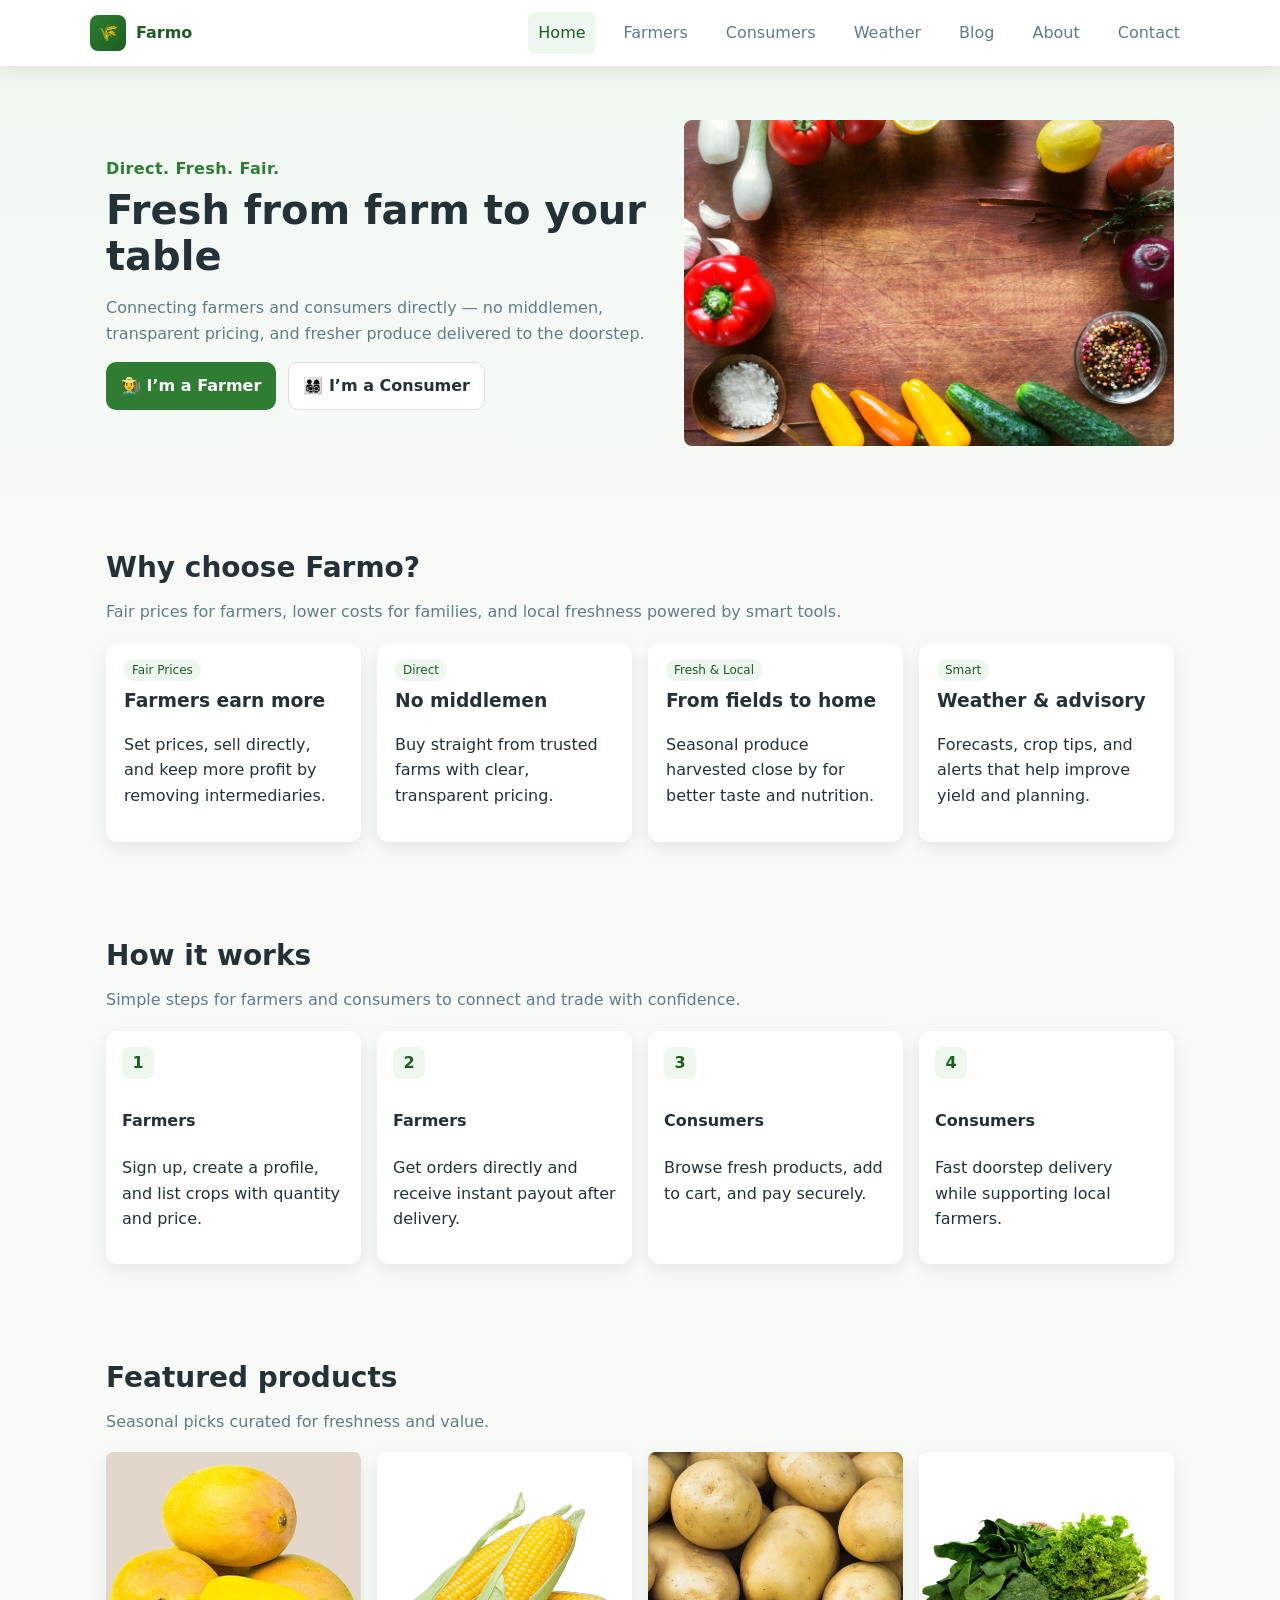
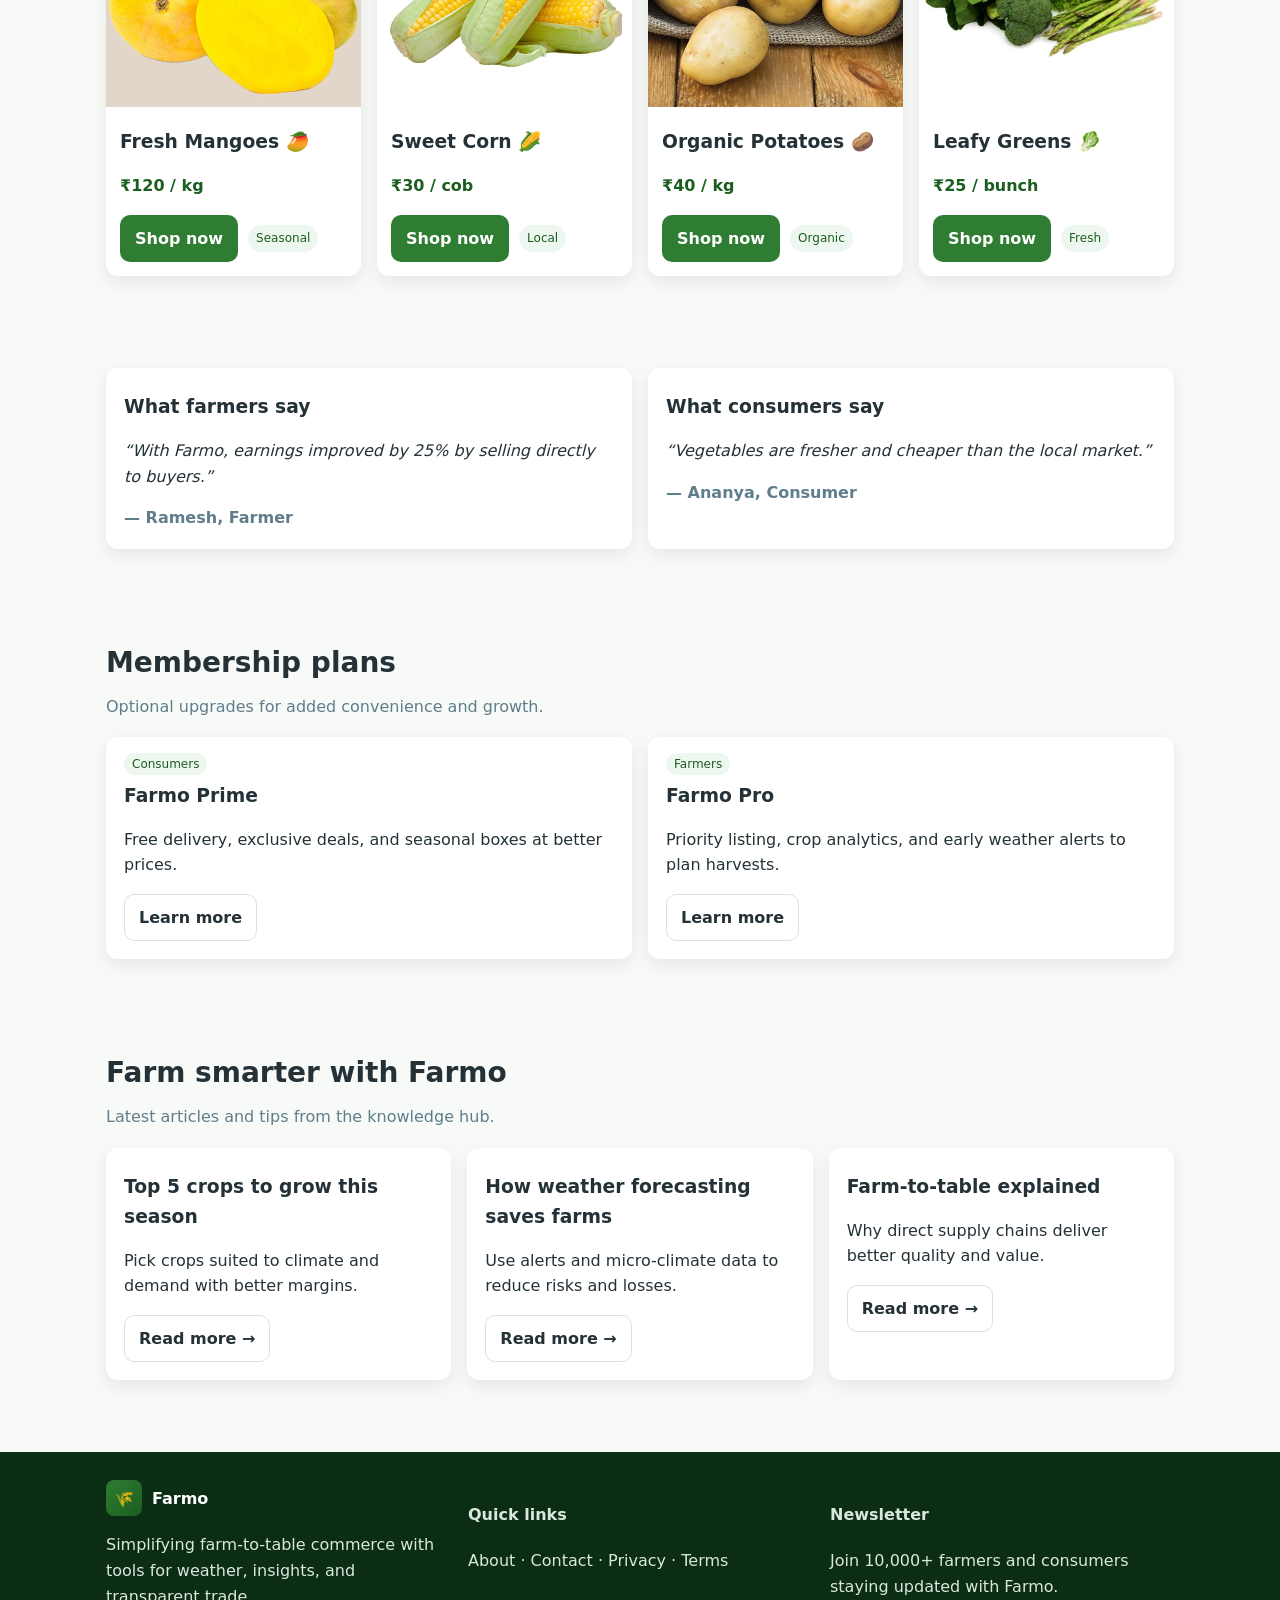
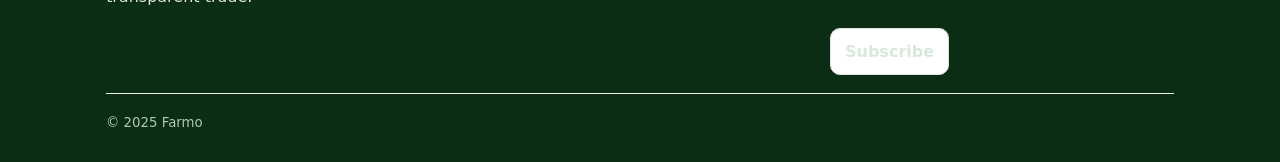
<file: index.html>
<html>
<head>
  <title>Farmo – Fresh from Farm to Table</title>
  <link rel="stylesheet" href="styles.css">
</head>
<body>
  <header class="navbar">
    <div class="container nav-inner">
      <a class="brand" href="index.html">
        <span class="brand-logo">🌾</span>
        <span class="brand-name">Farmo</span>
      </a>
      <nav class="nav-links">
        <a class="active" href="index.html">Home</a>
        <a href="farmers.html">Farmers</a>
        <a href="consumers.html">Consumers</a>
        <a href="weather.html">Weather</a>
        <a href="blog.html">Blog</a>
        <a href="about.html">About</a>
        <a href="contact.html">Contact</a>
      </nav>
    </div>
  </header>

  <main>
    <!-- Hero -->
    <section class="hero">
      <div class="container hero-wrap">
        <div class="hero-text">
          <div class="kicker">Direct. Fresh. Fair.</div>
          <h1>Fresh from farm to your table</h1>
          <p class="hero-sub">Connecting farmers and consumers directly — no middlemen, transparent pricing, and fresher produce delivered to the doorstep.</p>
          <div class="hero-cta">
            <a class="btn btn-primary" href="farmers.html">🧑‍🌾 I’m a Farmer</a>
            <a class="btn btn-outline" href="consumers.html">👨‍👩‍👧‍👦 I’m a Consumer</a>
          </div>
        </div>
        <div class="hero-media">
          <img src="assets/hero-produce.jpg" alt="Fresh farm produce">
        </div>
      </div>
    </section>

    <!-- Why Farmo -->
    <section class="section">
      <div class="container">
        <h2>Why choose Farmo?</h2>
        <p class="lead">Fair prices for farmers, lower costs for families, and local freshness powered by smart tools.</p>
        <div class="card-grid">
          <div class="card">
            <span class="badge">Fair Prices</span>
            <h3 class="card-title">Farmers earn more</h3>
            <p>Set prices, sell directly, and keep more profit by removing intermediaries.</p>
          </div>
          <div class="card">
            <span class="badge">Direct</span>
            <h3 class="card-title">No middlemen</h3>
            <p>Buy straight from trusted farms with clear, transparent pricing.</p>
          </div>
          <div class="card">
            <span class="badge">Fresh & Local</span>
            <h3 class="card-title">From fields to home</h3>
            <p>Seasonal produce harvested close by for better taste and nutrition.</p>
          </div>
          <div class="card">
            <span class="badge">Smart</span>
            <h3 class="card-title">Weather & advisory</h3>
            <p>Forecasts, crop tips, and alerts that help improve yield and planning.</p>
          </div>
        </div>
      </div>
    </section>


    <!-- How it works -->
    <section class="section">
      <div class="container">
        <h2>How it works</h2>
        <p class="lead">Simple steps for farmers and consumers to connect and trade with confidence.</p>
        <div class="steps">
          <div class="step">
            <div class="step-num">1</div>
            <h4>Farmers</h4>
            <p>Sign up, create a profile, and list crops with quantity and price.</p>
          </div>
          <div class="step">
            <div class="step-num">2</div>
            <h4>Farmers</h4>
            <p>Get orders directly and receive instant payout after delivery.</p>
          </div>
          <div class="step">
            <div class="step-num">3</div>
            <h4>Consumers</h4>
            <p>Browse fresh products, add to cart, and pay securely.</p>
          </div>
          <div class="step">
            <div class="step-num">4</div>
            <h4>Consumers</h4>
            <p>Fast doorstep delivery while supporting local farmers.</p>
          </div>
        </div>
      </div>
    </section>

    <!-- Featured products -->
    <section class="section">
      <div class="container">
        <h2>Featured products</h2>
        <p class="lead">Seasonal picks curated for freshness and value.</p>
        <div class="card-grid">
          <div class="card product">
            <img src="assets/mango.jpg" alt="Fresh Mangoes">
            <div class="pad">
              <h3 class="card-title">Fresh Mangoes 🥭</h3>
              <p class="price">₹120 / kg</p>
              <div class="card-foot">
                <a class="btn btn-primary" href="consumers.html">Shop now</a>
                <span class="badge">Seasonal</span>
              </div>
            </div>
          </div>
          <div class="card product">
            <img src="assets/corn.jpg" alt="Sweet Corn">
            <div class="pad">
              <h3 class="card-title">Sweet Corn 🌽</h3>
              <p class="price">₹30 / cob</p>
              <div class="card-foot">
                <a class="btn btn-primary" href="consumers.html">Shop now</a>
                <span class="badge">Local</span>
              </div>
            </div>
          </div>
          <div class="card product">
            <img src="assets/potato.jpg" alt="Organic Potatoes">
            <div class="pad">
              <h3 class="card-title">Organic Potatoes 🥔</h3>
              <p class="price">₹40 / kg</p>
              <div class="card-foot">
                <a class="btn btn-primary" href="consumers.html">Shop now</a>
                <span class="badge">Organic</span>
              </div>
            </div>
          </div>
          <div class="card product">
            <img src="assets/greens.jpg" alt="Leafy Greens">
            <div class="pad">
              <h3 class="card-title">Leafy Greens 🥬</h3>
              <p class="price">₹25 / bunch</p>
              <div class="card-foot">
                <a class="btn btn-primary" href="consumers.html">Shop now</a>
                <span class="badge">Fresh</span>
              </div>
            </div>
          </div>
        </div>
      </div>
    </section>

    <!-- Testimonials -->
    <section class="section">
      <div class="container grid-2">
        <div class="card">
          <h3 class="card-title">What farmers say</h3>
          <p class="quote">“With Farmo, earnings improved by 25% by selling directly to buyers.”</p>
          <div class="person">— Ramesh, Farmer</div>
        </div>
        <div class="card">
          <h3 class="card-title">What consumers say</h3>
          <p class="quote">“Vegetables are fresher and cheaper than the local market.”</p>
          <div class="person">— Ananya, Consumer</div>
        </div>
      </div>
    </section>

    <!-- Monetization -->
    <section class="section">
      <div class="container">
        <h2>Membership plans</h2>
        <p class="lead">Optional upgrades for added convenience and growth.</p>
        <div class="card-grid">
          <div class="card">
            <span class="badge">Consumers</span>
            <h3 class="card-title">Farmo Prime</h3>
            <p>Free delivery, exclusive deals, and seasonal boxes at better prices.</p>
            <div class="card-foot">
              <a class="btn btn-outline" href="about.html">Learn more</a>
            </div>
          </div>
          <div class="card">
            <span class="badge">Farmers</span>
            <h3 class="card-title">Farmo Pro</h3>
            <p>Priority listing, crop analytics, and early weather alerts to plan harvests.</p>
            <div class="card-foot">
              <a class="btn btn-outline" href="about.html">Learn more</a>
            </div>
          </div>
        </div>
      </div>
    </section>

    <!-- Blog teaser -->
    <section class="section">
      <div class="container">
        <h2>Farm smarter with Farmo</h2>
        <p class="lead">Latest articles and tips from the knowledge hub.</p>
        <div class="card-grid">
          <div class="card">
            <h3 class="card-title">Top 5 crops to grow this season</h3>
            <p>Pick crops suited to climate and demand with better margins.</p>
            <div class="card-foot"><a class="btn btn-outline" href="blog.html">Read more →</a></div>
          </div>
          <div class="card">
            <h3 class="card-title">How weather forecasting saves farms</h3>
            <p>Use alerts and micro-climate data to reduce risks and losses.</p>
            <div class="card-foot"><a class="btn btn-outline" href="blog.html">Read more →</a></div>
          </div>
          <div class="card">
            <h3 class="card-title">Farm‑to‑table explained</h3>
            <p>Why direct supply chains deliver better quality and value.</p>
            <div class="card-foot"><a class="btn btn-outline" href="blog.html">Read more →</a></div>
          </div>
        </div>
      </div>
    </section>
  </main>

  <footer class="footer">
    <div class="container footer-grid">
      <div class="footer-col">
        <div class="brand"><span class="brand-logo">🌾</span><span class="brand-name" style="color:#fff">Farmo</span></div>
        <p>Simplifying farm-to-table commerce with tools for weather, insights, and transparent trade.</p>
      </div>
      <div class="footer-col">
        <h4>Quick links</h4>
        <p><a href="about.html">About</a> · <a href="contact.html">Contact</a> · <a href="#">Privacy</a> · <a href="#">Terms</a></p>
      </div>
      <div class="footer-col">
        <h4>Newsletter</h4>
        <p>Join 10,000+ farmers and consumers staying updated with Farmo.</p>
        <div class="spacer"></div>
        <a class="btn btn-outline" href="contact.html">Subscribe</a>
      </div>
    </div>
    <div class="container"><hr class="sep"><small>© 2025 Farmo</small></div>
  </footer>
</body>
</html>
</file>
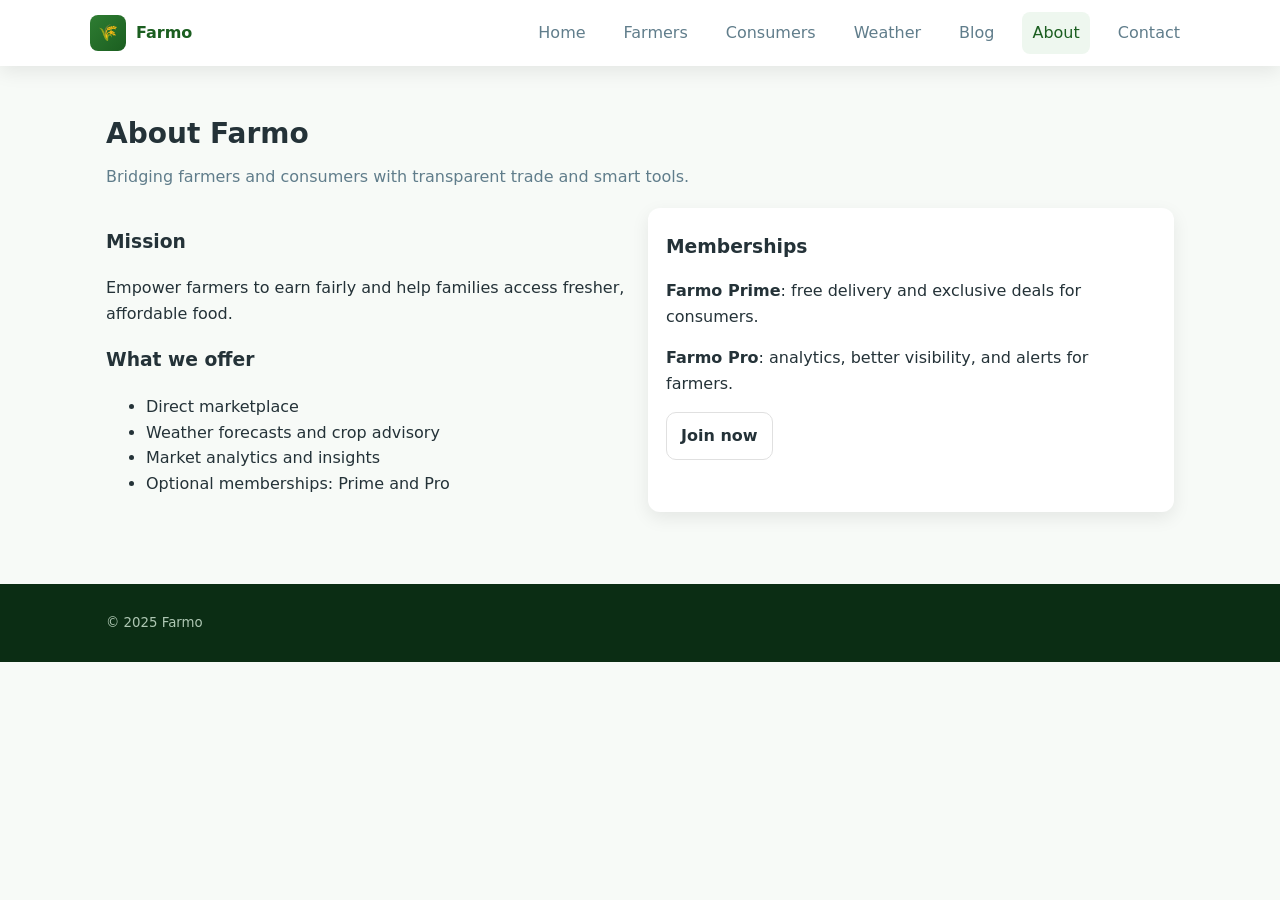
<file: about.html>
<html>
<head>
  <title>Farmo – About</title>
  <link rel="stylesheet" href="styles.css">
</head>
<body>
  <header class="navbar">
    <div class="container nav-inner">
      <a class="brand" href="index.html"><span class="brand-logo">🌾</span><span class="brand-name">Farmo</span </a>
      <nav class="nav-links">
        <a href="index.html">Home</a>
        <a href="farmers.html">Farmers</a>
        <a href="consumers.html">Consumers</a>
        <a href="weather.html">Weather</a>
        <a href="blog.html">Blog</a>
        <a class="active" href="about.html">About</a>
        <a href="contact.html">Contact</a>
      </nav>
    </div>
  </header>

  <main class="section">
    <div class="container">
      <h2>About Farmo</h2>
      <p class="lead">Bridging farmers and consumers with transparent trade and smart tools.</p>

      <div class="grid-2">
        <div>
          <h3>Mission</h3>
          <p>Empower farmers to earn fairly and help families access fresher, affordable food.</p>
          <h3>What we offer</h3>
          <ul>
            <li>Direct marketplace</li>
            <li>Weather forecasts and crop advisory</li>
            <li>Market analytics and insights</li>
            <li>Optional memberships: Prime and Pro</li>
          </ul>
        </div>
        <div class="card">
          <h3 class="card-title">Memberships</h3>
          <p><strong>Farmo Prime</strong>: free delivery and exclusive deals for consumers.</p>
          <p><strong>Farmo Pro</strong>: analytics, better visibility, and alerts for farmers.</p>
          <div class="card-foot">
            <a class="btn btn-outline" href="contact.html">Join now</a>
          </div>
        </div>
      </div>

    </div>
  </main>

  <footer class="footer"><div class="container"><small>© 2025 Farmo</small></div></footer>
</body>
</html>
</file>
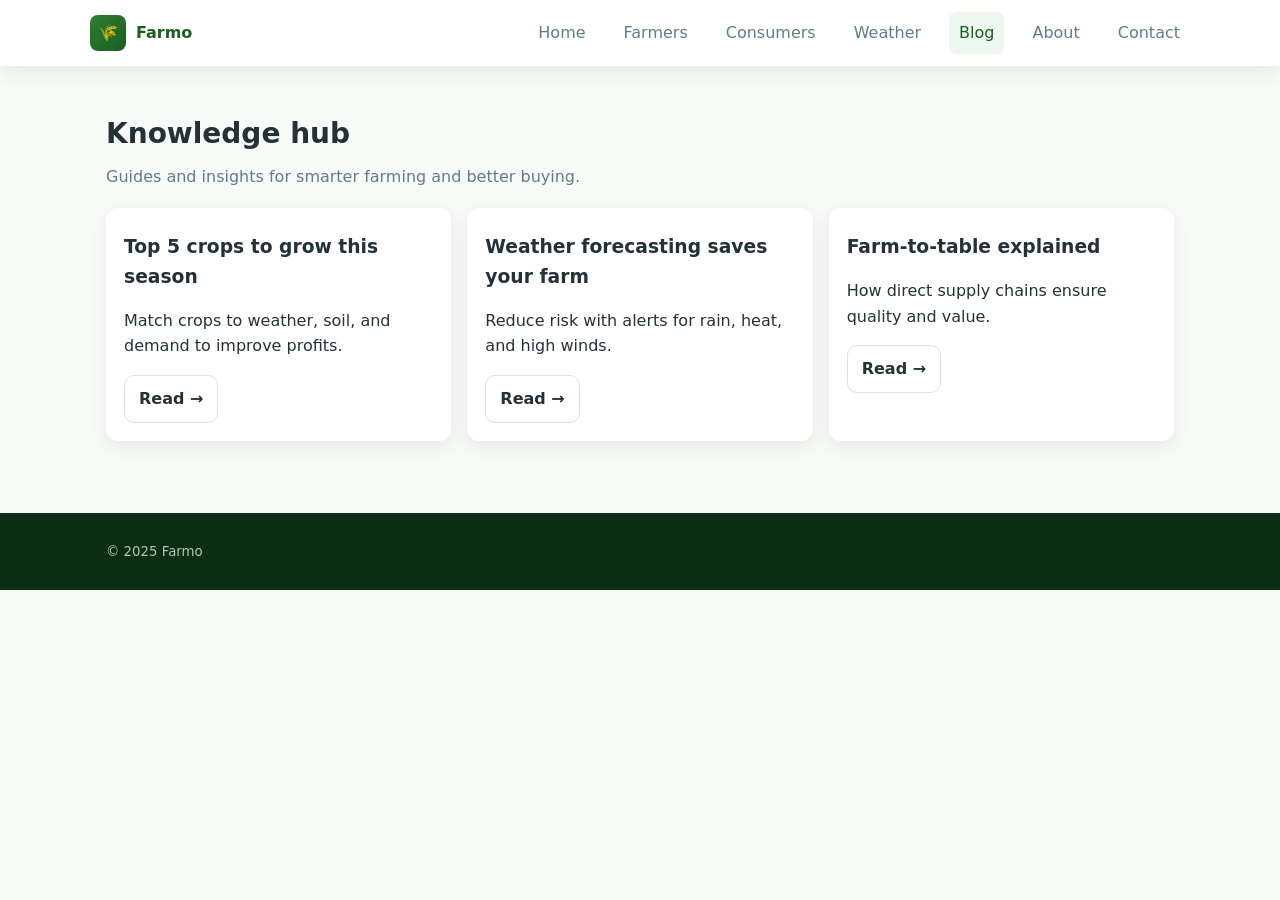
<file: blog.html>
<html>
<head>
   <title>Farmo – Blog</title>
  <link rel="stylesheet" href="styles.css">
</head>
<body>
  <header class="navbar">
    <div class="container nav-inner">
      <a class="brand" href="index.html"><span class="brand-logo">🌾</span><span class="brand-name">Farmo</span></a>
      <nav class="nav-links">
        <a href="index.html">Home</a>
        <a href="farmers.html">Farmers</a>
        <a href="consumers.html">Consumers</a>
        <a href="weather.html">Weather</a>
        <a class="active" href="blog.html">Blog</a>
        <a href="about.html">About</a>
        <a href="contact.html">Contact</a>
      </nav>
    </div>
  </header>

  <main class="section">
    <div class="container">
      <h2>Knowledge hub</h2>
      <p class="lead">Guides and insights for smarter farming and better buying.</p>

      <div class="card-grid">
        <div class="card"><h3 class="card-title">Top 5 crops to grow this season</h3><p>Match crops to weather, soil, and demand to improve profits.</p><div class="card-foot"><a class="btn btn-outline" href="https://www.mahindratractor.com/blog/top-crops-monsoon-season-india" target="_blank">Read →</a></div></div>
        <div class="card"><h3 class="card-title">Weather forecasting saves your farm</h3><p>Reduce risk with alerts for rain, heat, and high winds.</p><div class="card-foot"><a class="btn btn-outline" href="https://www.accuweather.com/" target="_blank">Read →</a></div></div>
        <div class="card"><h3 class="card-title">Farm‑to‑table explained</h3><p>How direct supply chains ensure quality and value.</p><div class="card-foot"><a class="btn btn-outline" href="https://commoditieshub.ch/en/2024/10/01/understanding-supply-chains-in-agriculture-from-farm-to-table/" target="_blank">Read →</a></div></div>
      </div>
    </div>
  </main>

  <footer class="footer"><div class="container"><small>© 2025 Farmo</small></div></footer>
</body>
</html>
</file>
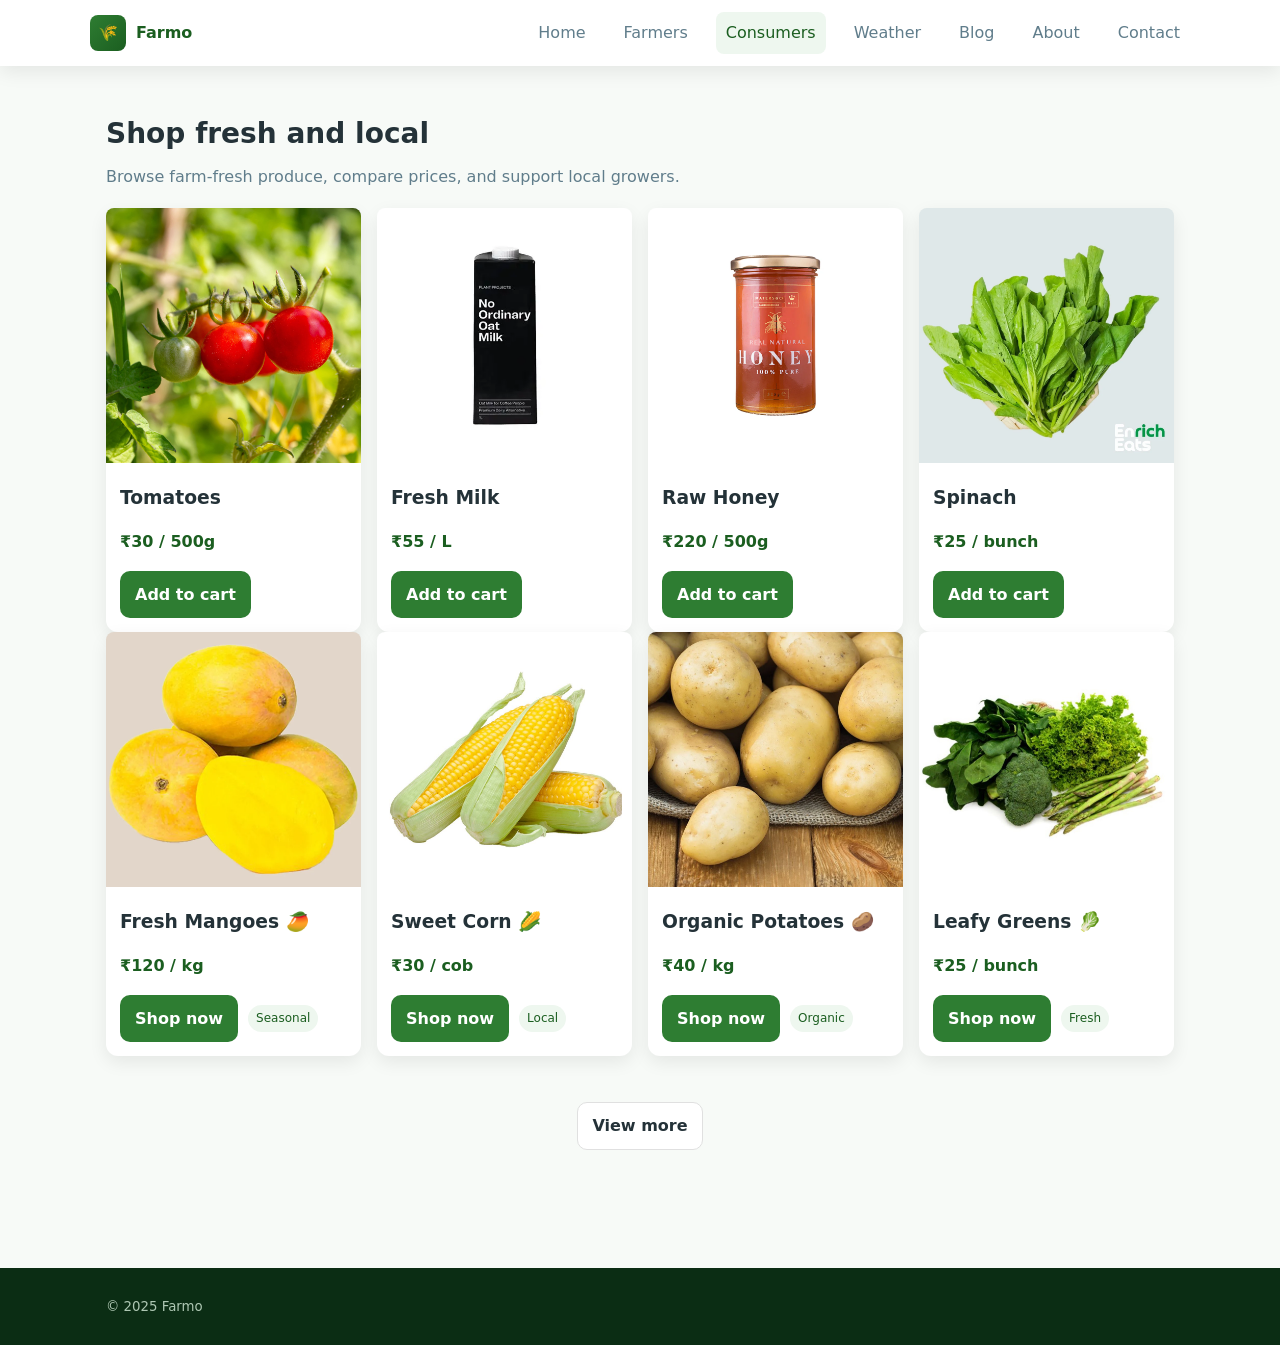
<file: consumers.html>
<html>
<head>
  <title>Farmo – For Consumers</title>
  <link rel="stylesheet" href="styles.css">
</head>
<body>
  <header class="navbar">
    <div class="container nav-inner">
      <a class="brand" href="index.html"><span class="brand-logo">🌾</span><span class="brand-name">Farmo</span></a>
      <nav class="nav-links">
        <a href="index.html">Home</a>
        <a href="farmers.html">Farmers</a>
        <a class="active" href="consumers.html">Consumers</a>
        <a href="weather.html">Weather</a>
        <a href="blog.html">Blog</a>
        <a href="about.html">About</a>
        <a href="contact.html">Contact</a>
      </nav>
    </div>
  </header>

  <main class="section">
    <div class="container">
      <h2>Shop fresh and local</h2>
      <p class="lead">Browse farm-fresh produce, compare prices, and support local growers.</p>

      <div class="card-grid">
        <div class="card product">
          <img src="assets/tomato.jpg" alt="Tomatoes">
          <div class="pad"><h3 class="card-title">Tomatoes</h3><p class="price">₹30 / 500g</p><div class="card-foot"><a class="btn btn-primary" href="#">Add to cart</a></div></div>
        </div>
        <div class="card product">
          <img src="assets/milk.jpg" alt="Milk">
          <div class="pad"><h3 class="card-title">Fresh Milk</h3><p class="price">₹55 / L</p><div class="card-foot"><a class="btn btn-primary" href="#">Add to cart</a></div></div>
        </div>
        <div class="card product">
          <img src="assets/honey.jpg" alt="Honey">
          <div class="pad"><h3 class="card-title">Raw Honey</h3><p class="price">₹220 / 500g</p><div class="card-foot"><a class="btn btn-primary" href="#">Add to cart</a></div></div>
        </div>
        <div class="card product">
          <img src="assets/spinach.jpg" alt="Spinach">
          <div class="pad"><h3 class="card-title">Spinach</h3><p class="price">₹25 / bunch</p><div class="card-foot"><a class="btn btn-primary" href="#">Add to cart</a></div></div>
        </div>
      </div>
	  <div class="card-grid">
          <div class="card product">
            <img src="assets/mango.jpg" alt="Fresh Mangoes">
            <div class="pad">
              <h3 class="card-title">Fresh Mangoes 🥭</h3>
              <p class="price">₹120 / kg</p>
              <div class="card-foot">
                <a class="btn btn-primary" href="consumers.html">Shop now</a>
                <span class="badge">Seasonal</span>
              </div>
            </div>
          </div>
          <div class="card product">
            <img src="assets/corn.jpg" alt="Sweet Corn">
            <div class="pad">
              <h3 class="card-title">Sweet Corn 🌽</h3>
              <p class="price">₹30 / cob</p>
              <div class="card-foot">
                <a class="btn btn-primary" href="consumers.html">Shop now</a>
                <span class="badge">Local</span>
              </div>
            </div>
          </div>
          <div class="card product">
            <img src="assets/potato.jpg" alt="Organic Potatoes">
            <div class="pad">
              <h3 class="card-title">Organic Potatoes 🥔</h3>
              <p class="price">₹40 / kg</p>
              <div class="card-foot">
                <a class="btn btn-primary" href="consumers.html">Shop now</a>
                <span class="badge">Organic</span>
              </div>
            </div>
          </div>
          <div class="card product">
            <img src="assets/greens.jpg" alt="Leafy Greens">
            <div class="pad">
              <h3 class="card-title">Leafy Greens 🥬</h3>
              <p class="price">₹25 / bunch</p>
              <div class="card-foot">
                <a class="btn btn-primary" href="consumers.html">Shop now</a>
                <span class="badge">Fresh</span>
              </div>
            </div>
          </div>
        </div>

      <div class="section center">
        <a class="btn btn-outline" href="#">View more</a>
      </div>
    </div>
  </main>

  <footer class="footer"><div class="container"><small>© 2025 Farmo</small></div></footer>
</body>
</html>
</file>
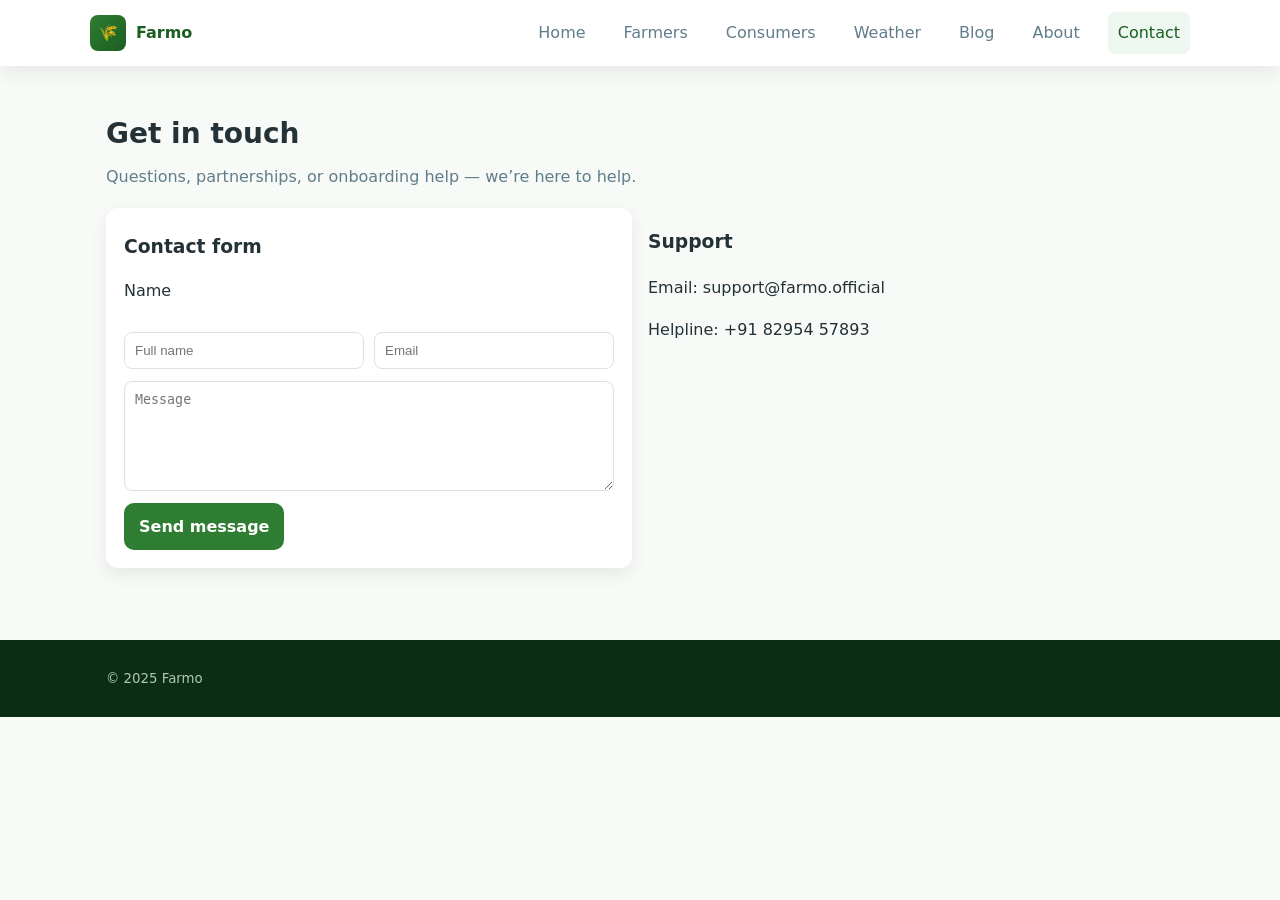
<file: contact.html>
<html>
<head>
  <title>Farmo – Contact</title>
  <link rel="stylesheet" href="styles.css">
</head>
<body>
  <header class="navbar">
    <div class="container nav-inner">
      <a class="brand" href="index.html"><span class="brand-logo">🌾</span><span class="brand-name">Farmo</span></a>
      <nav class="nav-links">
        <a href="index.html">Home</a>
        <a href="farmers.html">Farmers</a>
        <a href="consumers.html">Consumers</a>
        <a href="weather.html">Weather</a>
        <a href="blog.html">Blog</a>
        <a href="about.html">About</a>
        <a class="active" href="contact.html">Contact</a>
      </nav>
    </div>
  </header>

  <main class="section">
    <div class="container">
      <h2>Get in touch</h2>
      <p class="lead">Questions, partnerships, or onboarding help — we’re here to help.</p>

      <div class="grid-2">
        <div class="card">
          <h3 class="card-title">Contact form</h3>
          <p>Name</p>
          <div class="spacer"></div>
          <div style="display:flex;gap:10px;flex-wrap:wrap">
            <input style="flex:1 1 200px;padding:10px;border:1px solid #e0e0e0;border-radius:8px" placeholder="Full name">
            <input style="flex:1 1 200px;padding:10px;border:1px solid #e0e0e0;border-radius:8px" placeholder="Email">
          </div>
          <div class="spacer"></div>
          <textarea style="width:100%;min-height:110px;padding:10px;border:1px solid #e0e0e0;border-radius:8px" placeholder="Message"></textarea>
          <div class="spacer"></div>
          <a class="btn btn-primary" href="#">Send message</a>
        </div>
        <div>
          <h3>Support</h3>
          <p>Email: support@farmo.official</p>
          <p>Helpline: +91 82954 57893</p>
          
        </div>
      </div>
    </div>
  </main>

  <footer class="footer"><div class="container"><small>© 2025 Farmo</small></div></footer>
</body>
</html>
</file>
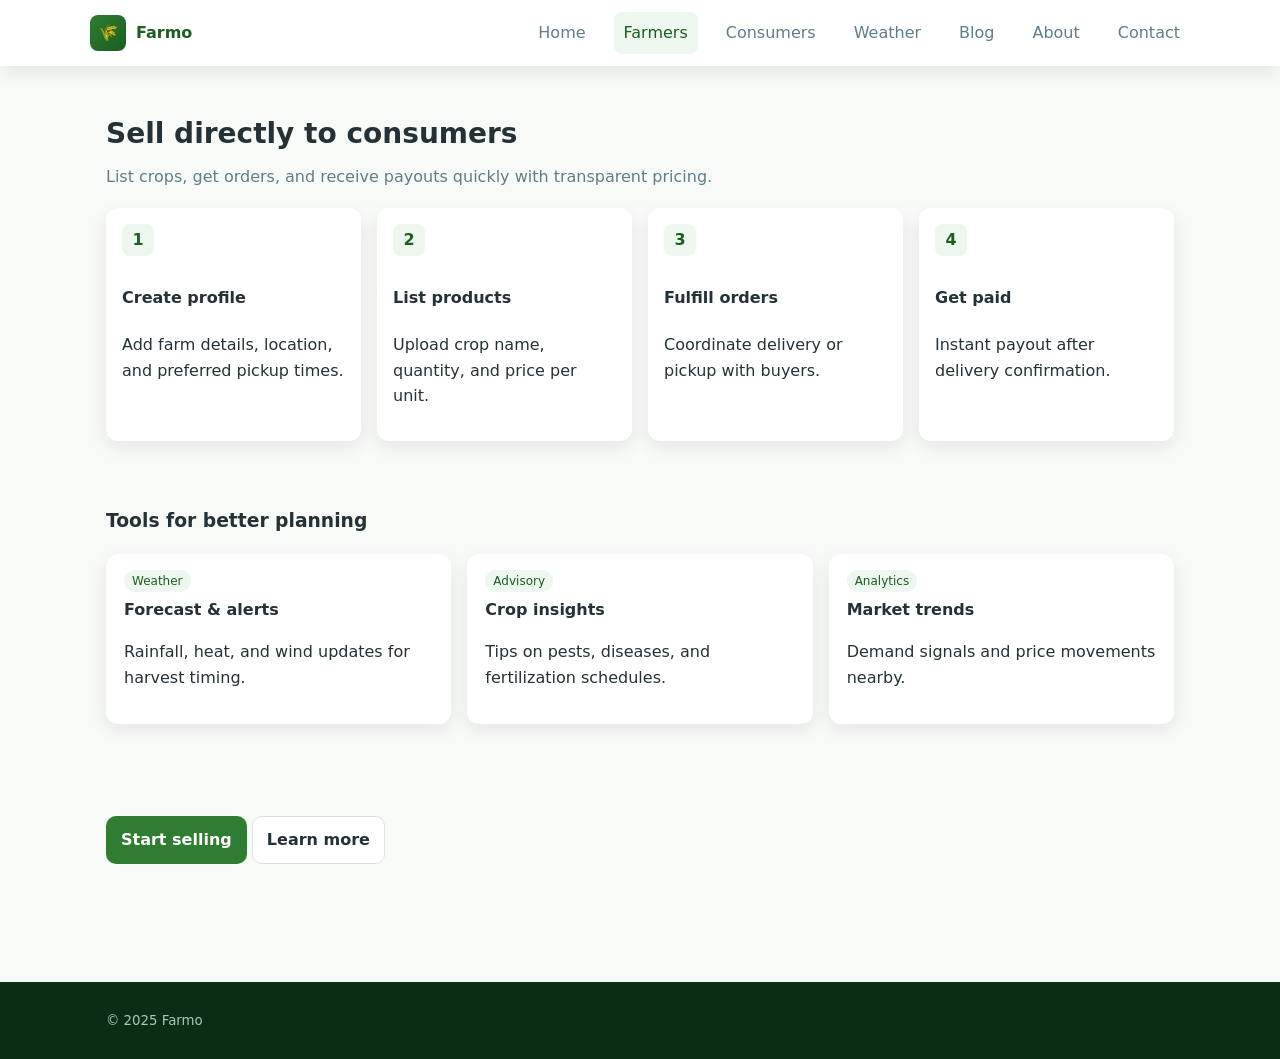
<file: farmers.html>
<html>
<head>
  <title>Farmo – For Farmers</title>
  <link rel="stylesheet" href="styles.css">
</head>
<body>
  <!-- Reuse navbar -->
  <header class="navbar">
    <div class="container nav-inner">
      <a class="brand" href="index.html"><span class="brand-logo">🌾</span><span class="brand-name">Farmo</span></a>
      <nav class="nav-links">
        <a href="index.html">Home</a>
        <a class="active" href="farmers.html">Farmers</a>
        <a href="consumers.html">Consumers</a>
        <a href="weather.html">Weather</a>
        <a href="blog.html">Blog</a>
        <a href="about.html">About</a>
        <a href="contact.html">Contact</a>
      </nav>
    </div>
  </header>

  <main class="section">
    <div class="container">
      <h2>Sell directly to consumers</h2>
      <p class="lead">List crops, get orders, and receive payouts quickly with transparent pricing.</p>

      <div class="steps">
        <div class="step"><div class="step-num">1</div><h4>Create profile</h4><p>Add farm details, location, and preferred pickup times.</p></div>
        <div class="step"><div class="step-num">2</div><h4>List products</h4><p>Upload crop name, quantity, and price per unit.</p></div>
        <div class="step"><div class="step-num">3</div><h4>Fulfill orders</h4><p>Coordinate delivery or pickup with buyers.</p></div>
        <div class="step"><div class="step-num">4</div><h4>Get paid</h4><p>Instant payout after delivery confirmation.</p></div>
      </div>

      <div class="section">
        <h3>Tools for better planning</h3>
        <div class="card-grid">
          <div class="card"><span class="badge">Weather</span><h4 class="card-title">Forecast & alerts</h4><p>Rainfall, heat, and wind updates for harvest timing.</p></div>
          <div class="card"><span class="badge">Advisory</span><h4 class="card-title">Crop insights</h4><p>Tips on pests, diseases, and fertilization schedules.</p></div>
          <div class="card"><span class="badge">Analytics</span><h4 class="card-title">Market trends</h4><p>Demand signals and price movements nearby.</p></div>
        </div>
      </div>

      <div class="section">
        <a class="btn btn-primary" href="contact.html">Start selling</a>
        <a class="btn btn-outline" href="about.html">Learn more</a>
      </div>
    </div>
  </main>

  <footer class="footer"><div class="container"><small>© 2025 Farmo</small></div></footer>
</body>
</html>
</file>
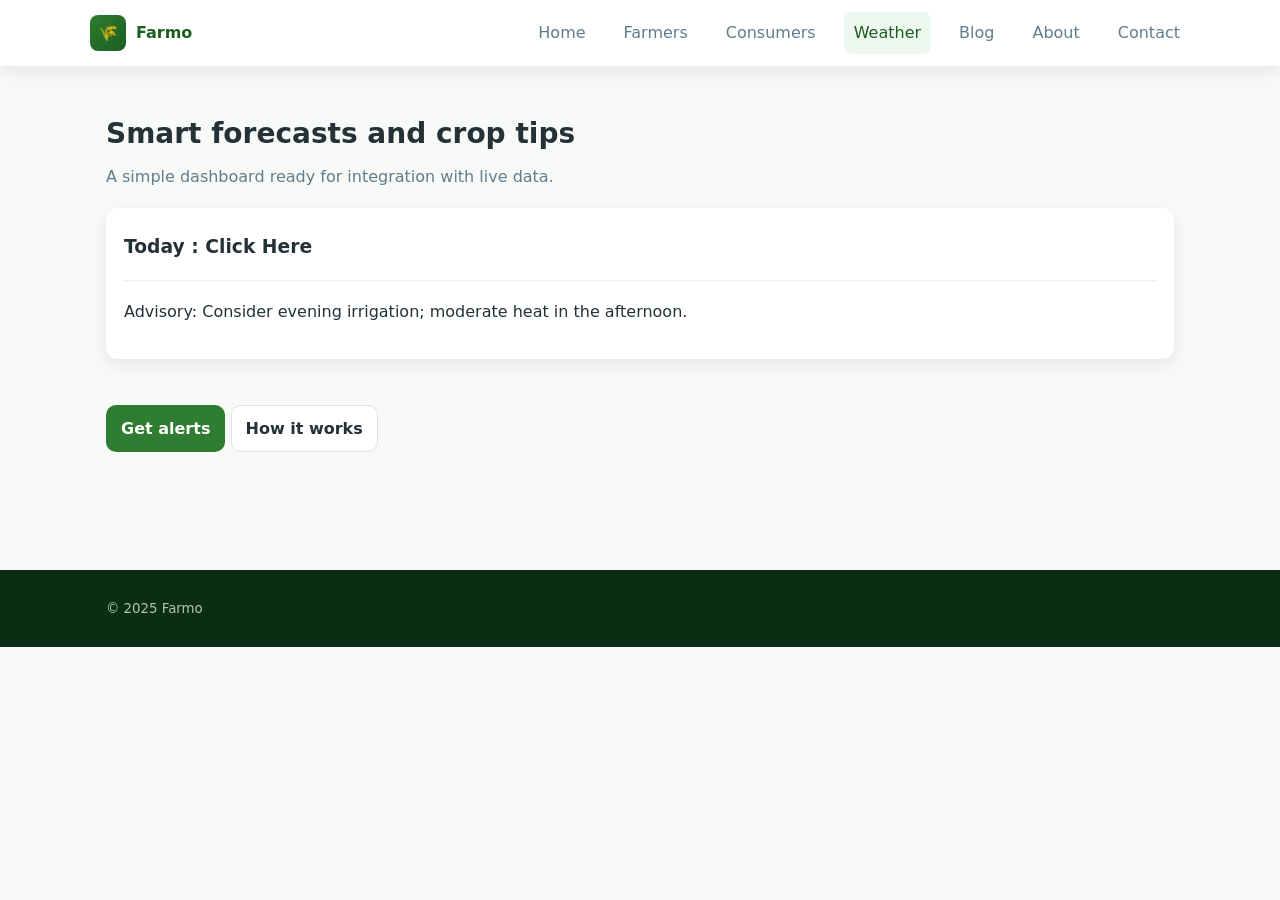
<file: weather.html>
<html>
<head>
  <title>Farmo – Weather & Advisory</title>
  <link rel="stylesheet" href="styles.css">
</head>
<body>
  <header class="navbar">
    <div class="container nav-inner">
      <a class="brand" href="index.html"><span class="brand-logo">🌾</span><span class="brand-name">Farmo</span></a>
      <nav class="nav-links">
        <a href="index.html">Home</a>
        <a href="farmers.html">Farmers</a>
        <a href="consumers.html">Consumers</a>
        <a class="active" href="weather.html">Weather</a>
        <a href="blog.html">Blog</a>
        <a href="about.html">About</a>
        <a href="contact.html">Contact</a>
      </nav>
    </div>
  </header>

  <main class="section">
    <div class="container">
      <h2>Smart forecasts and crop tips</h2>
      <p class="lead">A simple dashboard ready for integration with live data.</p>

      <div class="grid-2">
        <a href="https://www.accuweather.com/" target="_blank" class="card">
  <h3 class="card-title">Today : Click Here</h3>
  
  <hr class="sep">
  <p>Advisory: Consider evening irrigation; moderate heat in the afternoon.</p>
</a>
        
      </div>

      <div class="section">
        <a class="btn btn-primary" href="contact.html">Get alerts</a>
        <a class="btn btn-outline" href="about.html">How it works</a>
      </div>
    </div>
  </main>

  <footer class="footer"><div class="container"><small>© 2025 Farmo</small></div></footer>
</body>
</html>
</file>
<file: styles.css>
:root{
  --green:#2e7d32;
  --green-dark:#1b5e20;
  --accent:#ffb300;
  --text:#243238;
  --muted:#607d8b;
  --bg:#f7faf7;
  --white:#ffffff;
  --card:#ffffff;
  --shadow:0 6px 18px rgba(0,0,0,0.08);
}

*{box-sizing:border-box}
html,body{margin:0;padding:0;font-family:system-ui,-apple-system,Segoe UI,Roboto,Inter,Arial,sans-serif;color:var(--text);background:var(--bg);line-height:1.6}
img{max-width:100%;display:block;border-radius:8px}
a{text-decoration:none;color:inherit}
.container{max-width:1100px;margin:0 auto;padding:0 16px}

/* Navbar */
.navbar{background:var(--white);box-shadow:var(--shadow);position:sticky;top:0;z-index:50}
.nav-inner{display:flex;align-items:center;justify-content:space-between;padding:12px 0}
.brand{display:flex;gap:10px;align-items:center}
.brand-logo{width:36px;height:36px;border-radius:8px;background:linear-gradient(135deg,var(--green),var(--green-dark));display:inline-flex;align-items:center;justify-content:center;color:#fff;font-weight:700}
.brand-name{font-weight:700;color:var(--green-dark)}
.nav-links{display:flex;gap:18px;flex-wrap:wrap}
.nav-links a{padding:8px 10px;border-radius:8px;color:var(--muted)}
.nav-links a.active,.nav-links a:hover{background:#eef7ef;color:var(--green-dark)}
.nav-cta{display:flex;gap:10px}
.btn{padding:10px 14px;border-radius:10px;border:1px solid transparent;display:inline-flex;align-items:center;gap:8px;font-weight:600;cursor:pointer}
.btn-primary{background:var(--green);color:#fff}
.btn-primary:hover{background:var(--green-dark)}
.btn-outline{background:#fff;border-color:#e0e0e0;color:var(--text)}
.btn-outline:hover{border-color:var(--green);color:var(--green)}

/* Hero */
.hero{padding:54px 0;background:linear-gradient(180deg,#f1f8f2,rgba(241,248,242,0));}
.hero-wrap{display:flex;gap:28px;align-items:center;flex-wrap:wrap}
.hero-text{flex:1 1 420px}
.kicker{color:var(--green);font-weight:700;letter-spacing:.4px;margin-bottom:6px}
h1{margin:6px 0 12px;font-size:40px;line-height:1.15}
.hero-sub{color:var(--muted);max-width:56ch;margin-bottom:16px}
.hero-cta{display:flex;gap:12px;flex-wrap:wrap}
.hero-media{flex:1 1 360px}

/* Sections */
.section{padding:46px 0}
.section h2{margin:0 0 8px;font-size:28px}
.section p.lead{color:var(--muted);margin:0 0 18px}

/* Cards */
.card-grid{display:flex;flex-wrap:wrap;gap:16px}
.card{background:var(--card);border-radius:12px;box-shadow:var(--shadow);padding:18px;flex:1 1 240px;min-width:240px}
.card-title{margin:6px 0 6px;font-weight:700}
.card-foot{margin-top:10px;display:flex;gap:10px;align-items:center;flex-wrap:wrap}
.badge{font-size:12px;background:#eef7ef;color:var(--green-dark);padding:4px 8px;border-radius:999px}

/* Product cards */
.product{padding:0}
.product img{border-bottom-left-radius:0;border-bottom-right-radius:0}
.product .pad{padding:14px}
.price{color:var(--green-dark);font-weight:800}

/* Steps */
.steps{display:flex;flex-wrap:wrap;gap:16px}
.step{flex:1 1 220px;min-width:220px;background:var(--card);border-radius:12px;box-shadow:var(--shadow);padding:16px}
.step-num{width:32px;height:32px;border-radius:8px;background:#eef7ef;color:var(--green-dark);display:inline-flex;align-items:center;justify-content:center;font-weight:800;margin-bottom:8px}

/* Testimonials */
.quote{font-style:italic;color:var(--text)}
.person{color:var(--muted);font-weight:600;margin-top:8px}

/* Footer */
.footer{background:#0b2d14;color:#d9e7dc;padding:28px 0;margin-top:26px}
.footer-grid{display:flex;flex-wrap:wrap;gap:18px}
.footer-col{flex:1 1 220px;min-width:200px}
.footer a{color:#d9e7dc}
.footer small{color:#aec7b3}

/* Utility */
.grid-2{display:flex;flex-wrap:wrap;gap:16px}
.grid-2 > *{flex:1 1 320px}
.center{text-align:center}
.spacer{height:12px}
hr.sep{border:none;border-top:1px solid #e9efe9;margin:18px 0}

/* Responsive */
@media (max-width:720px){
  h1{font-size:32px}
  .nav-links{display:none}
}
</file>
